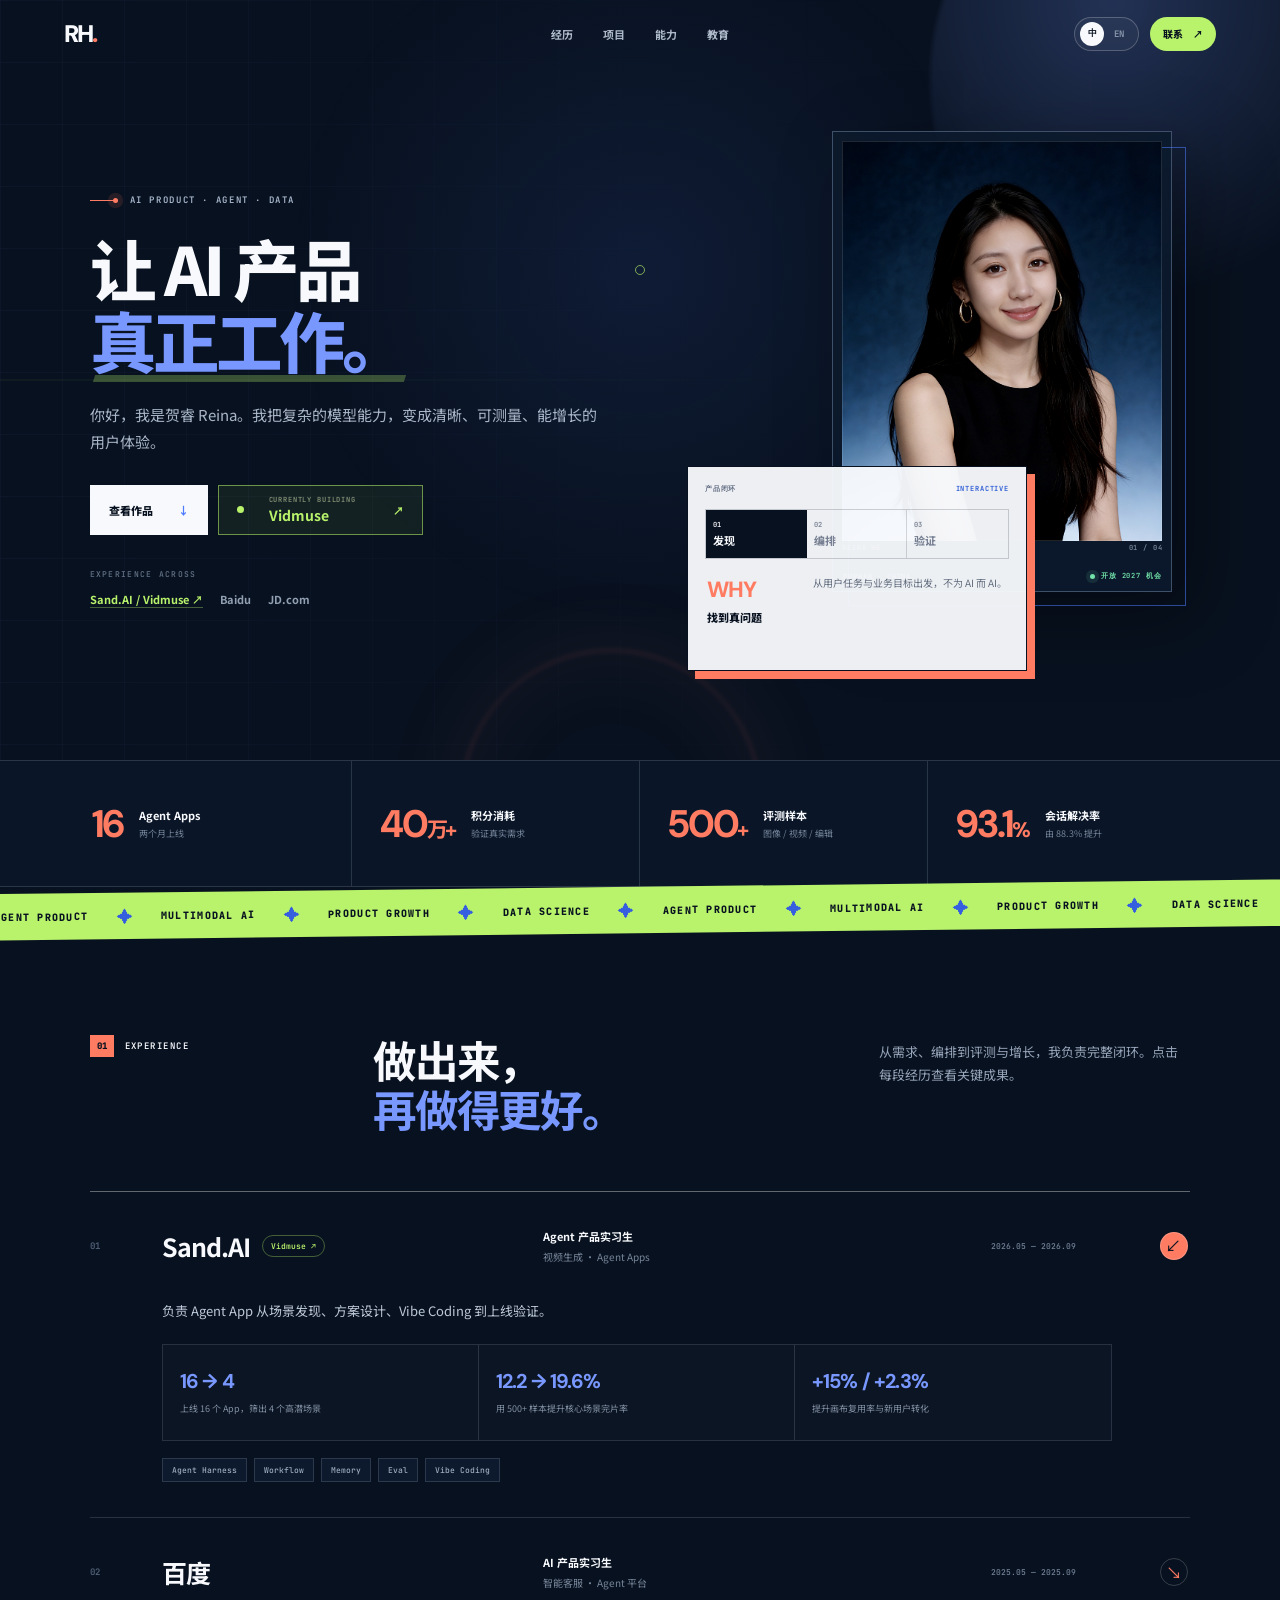
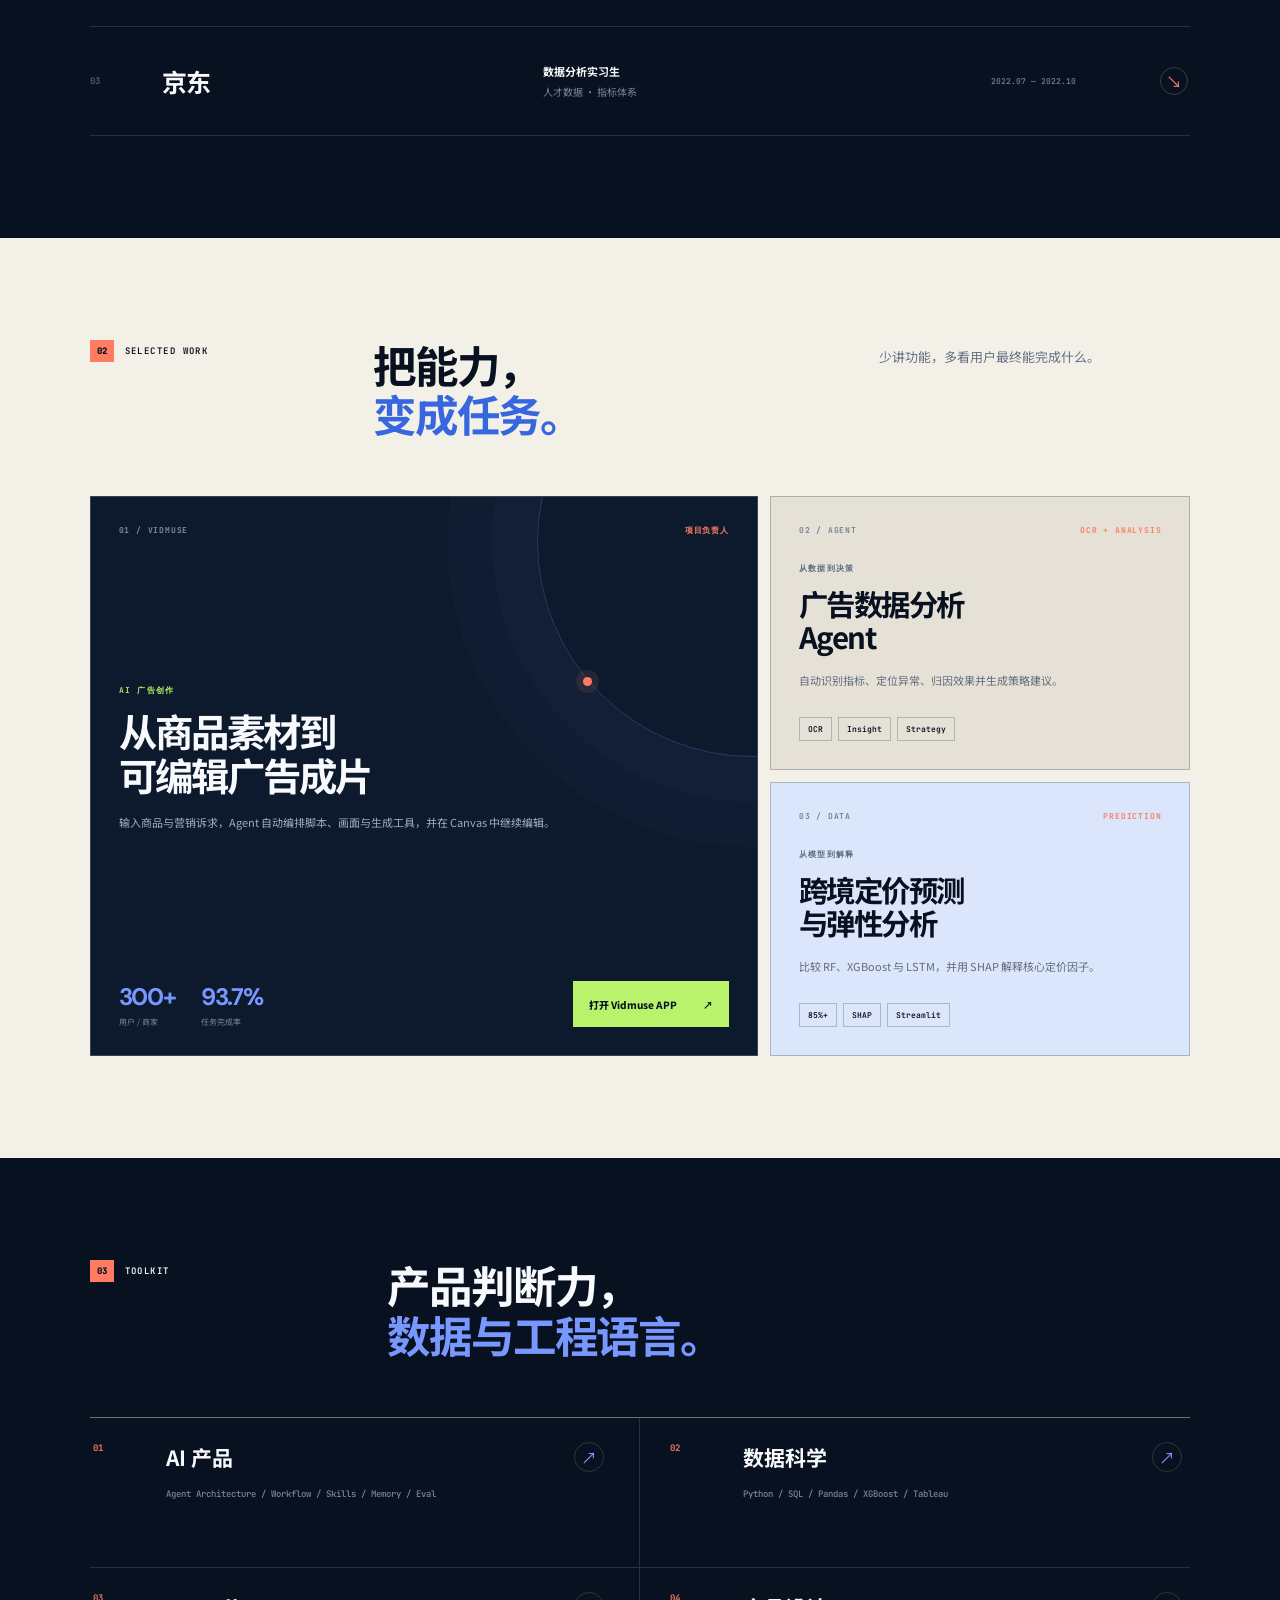
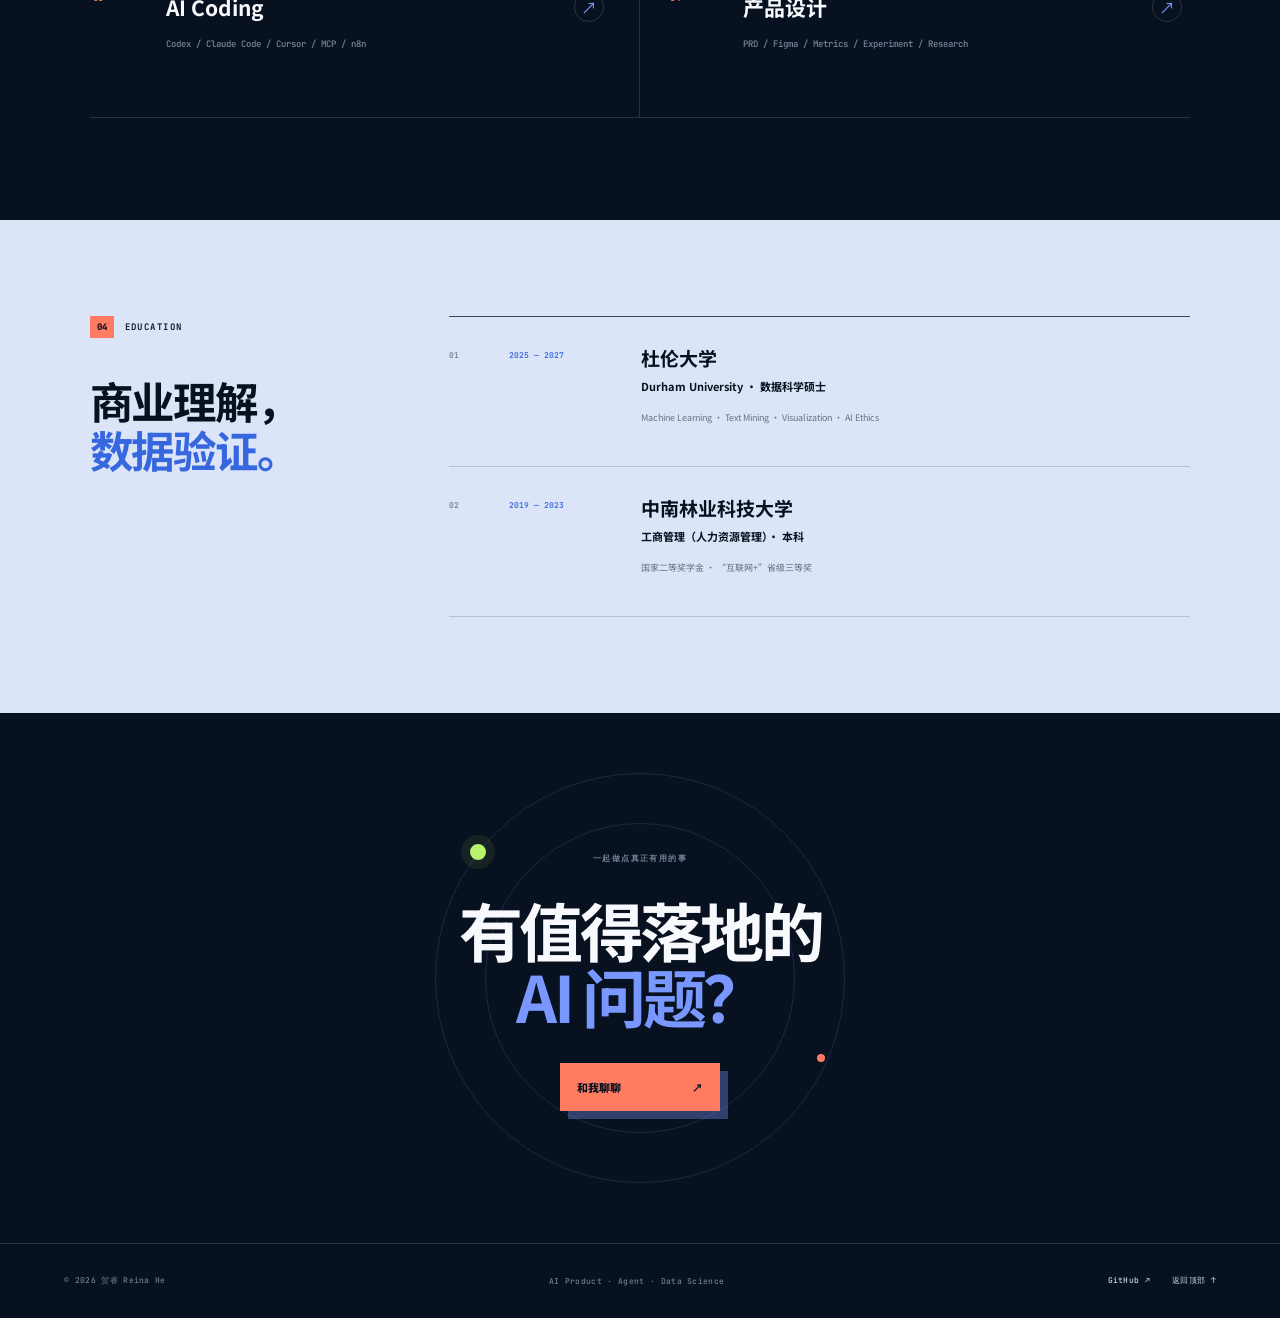
<file: index.html>
<!DOCTYPE html>
<html lang="zh-CN">
<head>
  <meta charset="UTF-8">
  <meta name="viewport" content="width=device-width, initial-scale=1, viewport-fit=cover">
  <meta name="theme-color" content="#08111f">
  <meta name="description" content="贺睿 Reina He 的个人主页：AI 产品、Agent、多模态内容生成与数据科学。">
  <meta property="og:type" content="website">
  <meta property="og:url" content="https://reina-portfolio.pages.dev/">
  <meta property="og:title" content="贺睿 Reina He｜AI Product Manager">
  <meta property="og:description" content="Turning complex AI into products people can use, measure and grow.">
  <meta property="og:image" content="https://reina-portfolio.pages.dev/og-v2.png">
  <meta name="twitter:card" content="summary_large_image">
  <meta name="twitter:title" content="贺睿 Reina He｜AI Product Manager">
  <meta name="twitter:description" content="Turning complex AI into products people can use, measure and grow.">
  <meta name="twitter:image" content="https://reina-portfolio.pages.dev/og-v2.png">
  <title>贺睿 Reina He｜AI Product Manager</title>

  <link rel="preconnect" href="https://fonts.googleapis.com">
  <link rel="preconnect" href="https://fonts.gstatic.com" crossorigin>
  <link href="https://fonts.googleapis.com/css2?family=DM+Sans:wght@400;500;600;700&amp;family=JetBrains+Mono:wght@400;500;600&amp;family=Noto+Sans+SC:wght@400;500;600;700;800&amp;display=swap" rel="stylesheet">
  <link rel="stylesheet" href="css/style.css?v=20260827">
  <script src="js/main.js?v=20260827" defer></script>
</head>
<body>
  <div class="cursor-glow" aria-hidden="true"></div>
  <div class="scroll-progress" aria-hidden="true"><span id="scroll-progress"></span></div>

  <header class="site-header" id="site-header">
    <a class="brand" href="#top" aria-label="返回首页">RH<span>.</span></a>
    <nav class="nav-links" aria-label="主导航">
      <a href="#experience" data-i18n="nav.experience">经历</a>
      <a href="#projects" data-i18n="nav.projects">项目</a>
      <a href="#capabilities" data-i18n="nav.capabilities">能力</a>
      <a href="#education" data-i18n="nav.education">教育</a>
    </nav>
    <div class="header-actions">
      <button class="language-toggle" id="language-toggle" type="button" aria-label="Switch to English"><span>中</span><b>EN</b></button>
      <a class="header-contact" href="mailto:chaosfrey@gmail.com"><span data-i18n="nav.contact">联系</span><i>↗</i></a>
    </div>
  </header>

  <main>
    <section class="hero" id="top">
      <div class="hero-grid" aria-hidden="true"></div>
      <div class="hero-orb hero-orb-one" aria-hidden="true"></div>
      <div class="hero-orb hero-orb-two" aria-hidden="true"></div>

      <div class="hero-copy reveal">
        <div class="eyebrow"><i></i><span data-i18n="hero.eyebrow">AI PRODUCT · AGENT · DATA</span></div>
        <h1 data-i18n-html="hero.title">让 AI 产品<br><span>真正工作。</span></h1>
        <p class="hero-intro" data-i18n="hero.intro">你好，我是贺睿 Reina。我把复杂的模型能力，变成清晰、可测量、能增长的用户体验。</p>

        <div class="hero-actions">
          <a class="button button-primary magnetic" href="#projects"><span data-i18n="hero.work">查看作品</span><i>↓</i></a>
          <a class="button button-vidmuse magnetic" href="https://vidmuse.ai/en/apps" target="_blank" rel="noopener noreferrer">
            <span class="button-pulse" aria-hidden="true"></span>
            <span><small data-i18n="hero.building">CURRENTLY BUILDING</small><b>Vidmuse</b></span><i>↗</i>
          </a>
        </div>

        <div class="company-proof" aria-label="工作经历">
          <span data-i18n="hero.proof">EXPERIENCE ACROSS</span>
          <div><a href="https://vidmuse.ai/en" target="_blank" rel="noopener noreferrer">Sand.AI / Vidmuse ↗</a><b>Baidu</b><b>JD.com</b></div>
        </div>
      </div>

      <div class="hero-visual reveal reveal-delay">
        <div class="portrait-card tilt-card" data-tilt>
          <div class="portrait-frame">
            <img src="portrait.jpg" alt="贺睿 Reina He 的职业肖像">
            <div class="image-scan" aria-hidden="true"></div>
          </div>
          <div class="portrait-topline"><span>REINA HE</span><span>01 / 04</span></div>
          <div class="portrait-bottomline"><span data-i18n="hero.location">DURHAM · CHINA</span><b><i></i><span data-i18n="hero.available">OPEN TO 2027</span></b></div>
        </div>

        <aside class="focus-lab" aria-label="Product thinking interactive card">
          <div class="focus-head"><span data-i18n="focus.label">PRODUCT LOOP</span><b>INTERACTIVE</b></div>
          <div class="focus-tabs" role="tablist" aria-label="Product loop">
            <button class="focus-tab active" type="button" data-step="0" role="tab" aria-selected="true"><span>01</span><b data-i18n="focus.step1">发现</b></button>
            <button class="focus-tab" type="button" data-step="1" role="tab" aria-selected="false"><span>02</span><b data-i18n="focus.step2">编排</b></button>
            <button class="focus-tab" type="button" data-step="2" role="tab" aria-selected="false"><span>03</span><b data-i18n="focus.step3">验证</b></button>
          </div>
          <div class="focus-panel" aria-live="polite">
            <div><strong id="focus-value">WHY</strong><span id="focus-title">找到真问题</span></div>
            <p id="focus-copy">从用户任务与业务目标出发，不为 AI 而 AI。</p>
          </div>
        </aside>
      </div>
    </section>

    <section class="metrics" aria-label="核心成果">
      <article class="reveal"><strong class="metric-value" data-count="16">0</strong><div><b data-i18n="metrics.apps">Agent Apps</b><span data-i18n="metrics.appsSub">两个月上线</span></div></article>
      <article class="reveal"><strong><span class="metric-value" data-count="40">0</span><i data-i18n="metrics.wan">万+</i></strong><div><b data-i18n="metrics.credits">积分消耗</b><span data-i18n="metrics.creditsSub">验证真实需求</span></div></article>
      <article class="reveal"><strong><span class="metric-value" data-count="500">0</span><i>+</i></strong><div><b data-i18n="metrics.samples">评测样本</b><span data-i18n="metrics.samplesSub">图像 / 视频 / 编辑</span></div></article>
      <article class="reveal"><strong><span class="metric-value" data-count="93.1" data-decimals="1">0</span><i>%</i></strong><div><b data-i18n="metrics.resolve">会话解决率</b><span data-i18n="metrics.resolveSub">由 88.3% 提升</span></div></article>
    </section>

    <div class="marquee" aria-hidden="true">
      <div><span>AGENT PRODUCT</span><i>✦</i><span>MULTIMODAL AI</span><i>✦</i><span>PRODUCT GROWTH</span><i>✦</i><span>DATA SCIENCE</span><i>✦</i><span>AGENT PRODUCT</span><i>✦</i><span>MULTIMODAL AI</span><i>✦</i><span>PRODUCT GROWTH</span><i>✦</i><span>DATA SCIENCE</span><i>✦</i></div>
    </div>

    <section class="section experience" id="experience">
      <div class="section-heading reveal">
        <div class="section-kicker"><span>01</span> EXPERIENCE</div>
        <h2 data-i18n-html="experience.title">做出来，<br><span>再做得更好。</span></h2>
        <p data-i18n="experience.intro">从需求、编排到评测与增长，我负责完整闭环。点击每段经历查看关键成果。</p>
      </div>

      <div class="experience-list">
        <details class="experience-item reveal" open>
          <summary>
            <div class="experience-index">01</div>
            <div class="experience-company"><h3>Sand.AI</h3><a href="https://vidmuse.ai/en" target="_blank" rel="noopener noreferrer" onclick="event.stopPropagation()">Vidmuse ↗</a></div>
            <div class="experience-role"><b data-i18n="experience.sandRole">Agent 产品实习生</b><span data-i18n="experience.sandArea">视频生成 · Agent Apps</span></div>
            <time>2026.05 — 2026.09</time>
            <span class="experience-arrow">↘</span>
          </summary>
          <div class="experience-panel">
            <p data-i18n="experience.sandSummary">负责 Agent App 从场景发现、方案设计、Vibe Coding 到上线验证。</p>
            <div class="achievement-grid">
              <article><strong>16 → 4</strong><span data-i18n="experience.sandA1">上线 16 个 App，筛出 4 个高潜场景</span></article>
              <article><strong>12.2 → 19.6%</strong><span data-i18n="experience.sandA2">用 500+ 样本提升核心场景完片率</span></article>
              <article><strong>+15% / +2.3%</strong><span data-i18n="experience.sandA3">提升画布复用率与新用户转化</span></article>
            </div>
            <div class="tags"><span>Agent Harness</span><span>Workflow</span><span>Memory</span><span>Eval</span><span>Vibe Coding</span></div>
          </div>
        </details>

        <details class="experience-item reveal">
          <summary>
            <div class="experience-index">02</div>
            <div class="experience-company"><h3 data-i18n="experience.baidu">百度</h3></div>
            <div class="experience-role"><b data-i18n="experience.baiduRole">AI 产品实习生</b><span data-i18n="experience.baiduArea">智能客服 · Agent 平台</span></div>
            <time>2025.05 — 2025.09</time>
            <span class="experience-arrow">↘</span>
          </summary>
          <div class="experience-panel">
            <p data-i18n="experience.baiduSummary">负责企业级 Agent 平台体验与金融客服多 Agent 方案。</p>
            <div class="achievement-grid two">
              <article><strong>65%</strong><span data-i18n="experience.baiduA1">覆盖贷款、还款、理财核心咨询</span></article>
              <article><strong>88.3 → 93.1%</strong><span data-i18n="experience.baiduA2">通过路由、RAG 与兜底提升解决率</span></article>
            </div>
            <div class="tags"><span>Multi-Agent</span><span>RAG</span><span>Routing</span><span>Observability</span></div>
          </div>
        </details>

        <details class="experience-item reveal">
          <summary>
            <div class="experience-index">03</div>
            <div class="experience-company"><h3 data-i18n="experience.jd">京东</h3></div>
            <div class="experience-role"><b data-i18n="experience.jdRole">数据分析实习生</b><span data-i18n="experience.jdArea">人才数据 · 指标体系</span></div>
            <time>2022.07 — 2022.10</time>
            <span class="experience-arrow">↘</span>
          </summary>
          <div class="experience-panel">
            <p data-i18n="experience.jdSummary">整合多源人才数据，建立统一口径与周期性分析。</p>
            <div class="achievement-grid two">
              <article><strong>4×</strong><span data-i18n="experience.jdA1">打通岗位、绩效、潜力与培养记录</span></article>
              <article><strong>1 LOOP</strong><span data-i18n="experience.jdA2">用行为与问卷数据形成问题归因闭环</span></article>
            </div>
            <div class="tags"><span>Data Governance</span><span>Metrics</span><span>Business Analysis</span></div>
          </div>
        </details>
      </div>
    </section>

    <section class="section projects" id="projects">
      <div class="section-heading reveal">
        <div class="section-kicker"><span>02</span> SELECTED WORK</div>
        <h2 data-i18n-html="projects.title">把能力，<br><span>变成任务。</span></h2>
        <p data-i18n="projects.intro">少讲功能，多看用户最终能完成什么。</p>
      </div>

      <div class="project-grid">
        <article class="project-card project-featured reveal" data-tilt>
          <div class="project-top"><span>01 / VIDMUSE</span><b data-i18n="projects.owner">PRODUCT OWNER</b></div>
          <div class="project-body">
            <p class="project-label" data-i18n="projects.featuredLabel">AI AD CREATION</p>
            <h3 data-i18n-html="projects.featuredTitle">从商品素材到<br>可编辑广告成片</h3>
            <p data-i18n="projects.featuredCopy">输入商品与营销诉求，Agent 自动编排脚本、画面与生成工具，并在 Canvas 中继续编辑。</p>
          </div>
          <div class="project-bottom">
            <div><span>300+</span><small data-i18n="projects.users">用户 / 商家</small></div>
            <div><span>93.7%</span><small data-i18n="projects.complete">任务完成率</small></div>
            <a class="project-link magnetic" href="https://vidmuse.ai/en/apps" target="_blank" rel="noopener noreferrer"><span data-i18n="projects.open">打开 Vidmuse APP</span><i>↗</i></a>
          </div>
          <div class="project-orbit" aria-hidden="true"><i></i></div>
        </article>

        <article class="project-card project-compact reveal" data-tilt>
          <div class="project-top"><span>02 / AGENT</span><b>OCR + ANALYSIS</b></div>
          <div class="project-body"><p class="project-label" data-i18n="projects.adLabel">DATA TO DECISION</p><h3 data-i18n-html="projects.adTitle">广告数据分析<br>Agent</h3><p data-i18n="projects.adCopy">自动识别指标、定位异常、归因效果并生成策略建议。</p></div>
          <div class="project-tags"><span>OCR</span><span>Insight</span><span>Strategy</span></div>
        </article>

        <article class="project-card project-compact project-light reveal" data-tilt>
          <div class="project-top"><span>03 / DATA</span><b>PREDICTION</b></div>
          <div class="project-body"><p class="project-label" data-i18n="projects.priceLabel">MODEL TO EXPLANATION</p><h3 data-i18n-html="projects.priceTitle">跨境定价预测<br>与弹性分析</h3><p data-i18n="projects.priceCopy">比较 RF、XGBoost 与 LSTM，并用 SHAP 解释核心定价因子。</p></div>
          <div class="project-tags"><span>85%+</span><span>SHAP</span><span>Streamlit</span></div>
        </article>
      </div>
    </section>

    <section class="section capabilities" id="capabilities">
      <div class="section-heading compact reveal">
        <div class="section-kicker"><span>03</span> TOOLKIT</div>
        <h2 data-i18n-html="capabilities.title">产品判断力，<br><span>数据与工程语言。</span></h2>
      </div>
      <div class="capability-grid">
        <article class="capability-card reveal"><span>01</span><div><h3 data-i18n="capabilities.ai">AI 产品</h3><p>Agent Architecture / Workflow / Skills / Memory / Eval</p></div><i>↗</i></article>
        <article class="capability-card reveal"><span>02</span><div><h3 data-i18n="capabilities.data">数据科学</h3><p>Python / SQL / Pandas / XGBoost / Tableau</p></div><i>↗</i></article>
        <article class="capability-card reveal"><span>03</span><div><h3 data-i18n="capabilities.coding">AI Coding</h3><p>Codex / Claude Code / Cursor / MCP / n8n</p></div><i>↗</i></article>
        <article class="capability-card reveal"><span>04</span><div><h3 data-i18n="capabilities.design">产品设计</h3><p>PRD / Figma / Metrics / Experiment / Research</p></div><i>↗</i></article>
      </div>
    </section>

    <section class="education" id="education">
      <div class="education-heading reveal"><div class="section-kicker"><span>04</span> EDUCATION</div><h2 data-i18n-html="education.title">商业理解，<br><span>数据验证。</span></h2></div>
      <div class="education-list">
        <article class="reveal"><span class="school-no">01</span><time>2025 — 2027</time><div><h3 data-i18n="education.durham">杜伦大学</h3><p>Durham University · <span data-i18n="education.master">数据科学硕士</span></p><small>Machine Learning · Text Mining · Visualization · AI Ethics</small></div></article>
        <article class="reveal"><span class="school-no">02</span><time>2019 — 2023</time><div><h3 data-i18n="education.csuft">中南林业科技大学</h3><p data-i18n="education.bachelor">工商管理（人力资源管理）· 本科</p><small data-i18n="education.awards">国家二等奖学金 · “互联网+”省级三等奖</small></div></article>
      </div>
    </section>

    <section class="contact" id="contact">
      <div class="contact-rings" aria-hidden="true"><i></i><i></i><i></i></div>
      <p data-i18n="contact.label">LET'S BUILD SOMETHING USEFUL</p>
      <h2 data-i18n-html="contact.title">有值得落地的<br><span>AI 问题？</span></h2>
      <a class="magnetic" href="mailto:chaosfrey@gmail.com"><span data-i18n="contact.action">和我聊聊</span><i>↗</i></a>
    </section>
  </main>

  <footer>
    <span>© <span id="year">2026</span> 贺睿 Reina He</span>
    <span>AI Product · Agent · Data Science</span>
    <div><a href="https://github.com/chaosfrey-arch" target="_blank" rel="noreferrer">GitHub ↗</a><a href="#top" data-i18n="footer.top">返回顶部 ↑</a></div>
  </footer>
</body>
</html>
</file>
<file: css/style.css>
:root {
  --ink: #08111f;
  --ink-2: #0d1a2d;
  --ink-3: #142641;
  --paper: #f3f0e8;
  --white: #f7f9fc;
  --muted: #96a5ba;
  --line: rgba(202, 217, 239, .16);
  --blue: #7898ff;
  --blue-bright: #4d7cff;
  --coral: #ff7c63;
  --lime: #b8f36b;
  --green: #72e3aa;
  --font-sans: "DM Sans", "Noto Sans SC", sans-serif;
  --font-zh: "Noto Sans SC", "DM Sans", sans-serif;
  --font-mono: "JetBrains Mono", monospace;
  --mx: 50vw;
  --my: 30vh;
}

* { box-sizing: border-box; }
html { scroll-behavior: smooth; }
body { margin: 0; background: var(--ink); color: var(--white); font-family: var(--font-zh); overflow-x: hidden; }
body::before { content: ""; position: fixed; inset: 0; pointer-events: none; opacity: .16; background-image: radial-gradient(rgba(180,202,237,.45) .65px, transparent .65px); background-size: 24px 24px; z-index: -2; }
body::after { content: ""; position: fixed; inset: 0; pointer-events: none; background: radial-gradient(520px circle at var(--mx) var(--my), rgba(80,125,255,.10), transparent 68%); z-index: -1; }
img { max-width: 100%; display: block; }
a { color: inherit; text-decoration: none; }
button { color: inherit; font: inherit; }
summary { list-style: none; }
summary::-webkit-details-marker { display: none; }
::selection { background: var(--coral); color: var(--ink); }
:focus-visible { outline: 2px solid var(--coral); outline-offset: 4px; }

.cursor-glow { width: 10px; height: 10px; position: fixed; left: var(--mx); top: var(--my); border: 1px solid rgba(184,243,107,.65); border-radius: 50%; pointer-events: none; z-index: 250; transform: translate(-50%,-50%); transition: width .2s ease, height .2s ease, opacity .2s ease; }
body:has(a:hover, button:hover) .cursor-glow { width: 34px; height: 34px; opacity: .55; }
.scroll-progress { position: fixed; top: 0; left: 0; width: 100%; height: 2px; z-index: 300; }
.scroll-progress span { display: block; height: 100%; width: 0; background: linear-gradient(90deg, var(--blue-bright), var(--coral), var(--lime)); }

.site-header { height: 68px; padding: 0 5vw; display: grid; grid-template-columns: 1fr auto 1fr; align-items: center; position: fixed; top: 0; left: 0; width: 100%; z-index: 100; border-bottom: 1px solid transparent; transition: background .25s ease, border-color .25s ease, height .25s ease; }
.site-header.scrolled { height: 60px; background: rgba(8,17,31,.82); border-color: var(--line); backdrop-filter: blur(22px); }
.brand { width: fit-content; font: 900 24px var(--font-sans); letter-spacing: -.08em; }
.brand span { color: var(--coral); }
.nav-links { display: flex; gap: 30px; font-size: 11px; font-weight: 700; }
.nav-links a { color: #aeb9c9; position: relative; transition: color .2s ease; }
.nav-links a::after { content: ""; height: 1px; position: absolute; left: 0; right: 100%; bottom: -8px; background: var(--lime); transition: right .25s ease; }
.nav-links a:hover, .nav-links a.active { color: var(--white); }
.nav-links a:hover::after, .nav-links a.active::after { right: 0; }
.header-actions { justify-self: end; display: flex; align-items: center; gap: 11px; }
.language-toggle { height: 34px; padding: 0 5px; display: grid; grid-template-columns: 25px 28px; align-items: center; border: 1px solid rgba(255,255,255,.22); border-radius: 18px; background: rgba(255,255,255,.04); cursor: pointer; font: 700 9px var(--font-mono); }
.language-toggle span { width: 24px; height: 24px; display: grid; place-items: center; border-radius: 50%; background: var(--white); color: var(--ink); transition: transform .25s ease; }
.language-toggle b { text-align: center; color: #8796aa; }
html[lang="en"] .language-toggle span { transform: translateX(28px); }
html[lang="en"] .language-toggle b { transform: translateX(-24px); color: var(--white); }
.header-contact { height: 34px; padding: 0 13px; display: inline-flex; align-items: center; gap: 10px; border-radius: 18px; background: var(--lime); color: var(--ink); font-size: 10px; font-weight: 800; }
.header-contact i { font-style: normal; }

.hero { min-height: 760px; padding: 118px 7vw 76px; display: grid; grid-template-columns: minmax(0,1.02fr) minmax(390px,.98fr); gap: clamp(50px,7vw,120px); align-items: center; position: relative; overflow: hidden; isolation: isolate; }
.hero-grid { position: absolute; inset: 0; opacity: .16; background-image: linear-gradient(rgba(120,152,255,.28) 1px, transparent 1px), linear-gradient(90deg, rgba(120,152,255,.28) 1px, transparent 1px); background-size: 62px 62px; mask-image: linear-gradient(to right, black, transparent 72%); animation: grid-shift 22s linear infinite; }
.hero-grid::after { content: ""; position: absolute; inset: 0; background: linear-gradient(to bottom, transparent 49.8%, rgba(184,243,107,.42) 50%, transparent 50.2%); animation: scan 7s ease-in-out infinite; }
.hero-orb { position: absolute; border-radius: 50%; filter: blur(2px); z-index: -1; }
.hero-orb-one { width: 520px; height: 520px; right: -170px; top: -180px; background: radial-gradient(circle at 35% 35%, rgba(120,152,255,.24), transparent 64%); animation: drift 11s ease-in-out infinite alternate; }
.hero-orb-two { width: 300px; height: 300px; left: 36%; bottom: -190px; border: 1px solid rgba(255,124,99,.28); box-shadow: 0 0 90px rgba(255,124,99,.08), inset 0 0 90px rgba(255,124,99,.06); animation: drift 8s ease-in-out infinite alternate-reverse; }
.hero-copy, .hero-visual { position: relative; z-index: 2; }
.eyebrow { display: flex; align-items: center; gap: 12px; margin-bottom: 25px; color: #aab9cf; font: 600 9px/1.4 var(--font-mono); letter-spacing: .18em; }
.eyebrow i { width: 28px; height: 1px; background: var(--coral); position: relative; }
.eyebrow i::after { content: ""; width: 5px; height: 5px; position: absolute; right: 0; top: -2px; border-radius: 50%; background: var(--coral); box-shadow: 0 0 0 5px rgba(255,124,99,.12); }
.hero h1 { max-width: 700px; margin: 0; font-size: clamp(44px,5.2vw,72px); line-height: 1.08; letter-spacing: -.06em; font-weight: 800; }
.hero h1 span { color: var(--blue); position: relative; }
.hero h1 span::after { content: ""; height: 7px; position: absolute; left: 4px; right: 0; bottom: 5px; background: rgba(184,243,107,.28); z-index: -1; transform: skewX(-18deg); }
.hero-intro { max-width: 580px; margin: 25px 0 30px; color: #a9b6c8; font-size: 15px; line-height: 1.8; }
.hero-actions { display: flex; gap: 10px; flex-wrap: wrap; }
.button { min-height: 50px; padding: 0 18px; border: 1px solid rgba(255,255,255,.2); display: inline-flex; align-items: center; justify-content: center; gap: 25px; font-size: 11px; font-weight: 800; position: relative; overflow: hidden; transition: transform .2s ease, box-shadow .2s ease, border-color .2s ease; }
.button::before { content: ""; position: absolute; inset: 0; background: linear-gradient(120deg, transparent 20%, rgba(255,255,255,.22), transparent 80%); transform: translateX(-130%); transition: transform .55s ease; }
.button:hover::before { transform: translateX(130%); }
.button:hover { transform: translateY(-2px); border-color: var(--coral); }
.button i { font-style: normal; }
.button-primary { background: var(--white); color: var(--ink); border-color: var(--white); }
.button-primary i { color: var(--blue-bright); }
.button-vidmuse { min-width: 205px; justify-content: flex-start; background: rgba(184,243,107,.07); border-color: rgba(184,243,107,.55); }
.button-vidmuse > span:nth-child(2) { display: grid; gap: 1px; text-align: left; }
.button-vidmuse small { color: #849276; font: 600 7px var(--font-mono); letter-spacing: .12em; }
.button-vidmuse b { color: var(--lime); font-size: 14px; }
.button-vidmuse > i { margin-left: auto; color: var(--lime); }
.button-pulse { width: 7px; height: 7px; flex: 0 0 7px; border-radius: 50%; background: var(--lime); box-shadow: 0 0 0 0 rgba(184,243,107,.5); animation: pulse 2s infinite; }
.company-proof { margin-top: 34px; display: grid; gap: 12px; }
.company-proof > span { color: #5f6e82; font: 600 8px var(--font-mono); letter-spacing: .16em; }
.company-proof > div { display: flex; align-items: center; gap: 17px; flex-wrap: wrap; }
.company-proof a, .company-proof b { font-size: 11px; font-weight: 700; }
.company-proof a { color: var(--lime); border-bottom: 1px solid rgba(184,243,107,.35); }
.company-proof b { color: #919fb2; }

.hero-visual { max-width: 500px; justify-self: center; width: 100%; min-height: 540px; }
.portrait-card { width: min(340px,72vw); position: absolute; right: 18px; top: 0; padding: 9px; background: rgba(13,26,45,.9); border: 1px solid rgba(157,180,218,.35); box-shadow: 25px 25px 70px rgba(0,0,0,.34); transform-style: preserve-3d; transition: transform .18s ease-out; }
.portrait-card::before { content: ""; position: absolute; inset: 15px -15px -15px 15px; border: 1px solid var(--blue-bright); opacity: .55; z-index: -1; }
.portrait-frame { position: relative; overflow: hidden; }
.portrait-frame img { width: 100%; aspect-ratio: 4/5; object-fit: cover; object-position: center 24%; filter: saturate(.75) contrast(1.07); transition: filter .5s ease, transform .8s cubic-bezier(.16,1,.3,1); }
.portrait-card:hover img { filter: saturate(.98) contrast(1.02); transform: scale(1.025); }
.portrait-frame::after { content: ""; position: absolute; inset: 0; box-shadow: inset 0 0 0 1px rgba(255,255,255,.13); pointer-events: none; }
.image-scan { position: absolute; left: 0; right: 0; top: -30%; height: 16%; background: linear-gradient(to bottom, transparent, rgba(184,243,107,.12), transparent); animation: image-scan 5.2s ease-in-out infinite; }
.portrait-topline, .portrait-bottomline { display: flex; align-items: center; justify-content: space-between; gap: 12px; font: 600 7px var(--font-mono); letter-spacing: .12em; }
.portrait-topline { padding: 2px 0 9px; color: #77869b; }
.portrait-bottomline { padding: 10px 1px 1px; color: #8d9aab; }
.portrait-bottomline b { display: flex; align-items: center; gap: 6px; color: var(--green); font-weight: 600; }
.portrait-bottomline i { width: 5px; height: 5px; border-radius: 50%; background: var(--green); box-shadow: 0 0 0 4px rgba(114,227,170,.11); }

.focus-lab { width: min(340px,82vw); position: absolute; left: -8px; bottom: 0; padding: 17px; background: rgba(247,249,252,.96); color: var(--ink); border: 1px solid var(--ink); box-shadow: 8px 8px 0 var(--coral); z-index: 4; }
.focus-head { display: flex; justify-content: space-between; color: #667085; font: 700 7px var(--font-mono); letter-spacing: .12em; }
.focus-head b { color: #3260d7; }
.focus-tabs { display: grid; grid-template-columns: repeat(3,1fr); margin-top: 15px; border: 1px solid rgba(8,17,31,.18); }
.focus-tab { min-height: 48px; padding: 7px; display: grid; align-content: center; gap: 3px; border: 0; border-right: 1px solid rgba(8,17,31,.16); background: transparent; color: #778092; text-align: left; cursor: pointer; transition: background .2s ease, color .2s ease; }
.focus-tab:last-child { border-right: 0; }
.focus-tab span { font: 600 7px var(--font-mono); }
.focus-tab b { font-size: 11px; }
.focus-tab.active { background: var(--ink); color: var(--white); }
.focus-panel { min-height: 94px; padding: 16px 2px 0; display: grid; grid-template-columns: 92px 1fr; gap: 14px; align-items: start; }
.focus-panel > div { display: grid; gap: 5px; }
.focus-panel strong { color: var(--coral); font: 800 22px var(--font-sans); letter-spacing: -.05em; }
.focus-panel span { font-size: 11px; font-weight: 800; }
.focus-panel p { margin: 0; color: #626d7e; font-size: 10px; line-height: 1.65; }
.focus-panel.is-changing { animation: panel-swap .35s ease; }

.metrics { display: grid; grid-template-columns: repeat(4,1fr); padding: 0 5vw; border-top: 1px solid var(--line); border-bottom: 1px solid var(--line); background: rgba(13,26,45,.68); }
.metrics article { min-height: 125px; padding: 22px 2.2vw; border-right: 1px solid var(--line); display: flex; align-items: center; gap: 16px; position: relative; overflow: hidden; }
.metrics article:last-child { border-right: 0; }
.metrics article::after { content: ""; width: 70px; height: 70px; position: absolute; right: -70px; bottom: -70px; border-radius: 50%; background: var(--blue-bright); opacity: .12; transition: transform .45s cubic-bezier(.16,1,.3,1); }
.metrics article:hover::after { transform: translate(-55px,-55px) scale(2.5); }
.metrics strong { min-width: fit-content; color: var(--coral); font: 700 clamp(30px,3vw,46px) var(--font-sans); letter-spacing: -.06em; position: relative; z-index: 1; }
.metrics strong i { color: inherit; font-size: .55em; font-style: normal; }
.metrics div { display: grid; gap: 4px; position: relative; z-index: 1; }
.metrics b { font-size: 11px; }
.metrics span { color: #748399; font-size: 9px; }
.metrics strong span { color: inherit; font-size: inherit; }

.marquee { padding: 11px 0; overflow: hidden; background: var(--lime); color: var(--ink); transform: rotate(-.65deg) scale(1.01); }
.marquee div { width: max-content; display: flex; align-items: center; gap: 28px; animation: marquee 24s linear infinite; }
.marquee span { font: 800 10px var(--font-mono); letter-spacing: .12em; }
.marquee i { color: #365fe0; font-style: normal; }

.section { padding: 102px 7vw; }
.section-heading { display: grid; grid-template-columns: .62fr 1.25fr .88fr; gap: 5vw; align-items: start; margin-bottom: 58px; }
.section-kicker { display: flex; align-items: center; gap: 11px; font: 600 9px var(--font-mono); letter-spacing: .16em; }
.section-kicker span { padding: 5px 7px; background: var(--coral); color: var(--ink); font-weight: 800; letter-spacing: 0; }
.section-heading h2, .education-heading h2 { margin: 0; font-size: clamp(34px,3.4vw,52px); line-height: 1.13; letter-spacing: -.05em; }
.section-heading h2 span, .education-heading h2 span { color: var(--blue); }
.section-heading > p { margin: 5px 0 0; color: var(--muted); font-size: 13px; line-height: 1.8; }

.experience-list { border-top: 1px solid rgba(255,255,255,.36); }
.experience-item { border-bottom: 1px solid var(--line); }
.experience-item summary { min-height: 108px; padding: 24px 0; display: grid; grid-template-columns: 48px 1.05fr 1.25fr 145px 30px; gap: 24px; align-items: center; cursor: pointer; transition: background .25s ease, padding .25s ease; }
.experience-item summary:hover { padding-left: 12px; padding-right: 12px; background: rgba(255,255,255,.025); }
.experience-index { color: #52627a; font: 600 9px var(--font-mono); }
.experience-company { display: flex; align-items: center; gap: 12px; }
.experience-company h3 { margin: 0; font-size: 25px; letter-spacing: -.04em; }
.experience-company a { padding: 5px 8px; border: 1px solid rgba(184,243,107,.35); border-radius: 14px; color: var(--lime); font: 600 8px var(--font-mono); transition: background .2s ease, color .2s ease; }
.experience-company a:hover { background: var(--lime); color: var(--ink); }
.experience-role { display: grid; gap: 5px; }
.experience-role b { font-size: 11px; }
.experience-role span { color: #78879b; font-size: 10px; }
.experience-item time { color: #74849a; font: 500 8px var(--font-mono); }
.experience-arrow { width: 28px; height: 28px; display: grid; place-items: center; border: 1px solid rgba(255,255,255,.19); border-radius: 50%; color: var(--coral); transition: transform .3s ease, background .3s ease; }
.experience-item[open] .experience-arrow { transform: rotate(90deg); background: var(--coral); color: var(--ink); }
.experience-panel { padding: 0 0 35px 72px; }
.experience-panel > p { max-width: 730px; margin: 0 0 21px; color: #bcc8d8; font-size: 13px; line-height: 1.75; }
.achievement-grid { max-width: 950px; display: grid; grid-template-columns: repeat(3,1fr); border: 1px solid var(--line); }
.achievement-grid.two { grid-template-columns: repeat(2,1fr); }
.achievement-grid article { min-height: 95px; padding: 17px; display: grid; align-content: center; gap: 8px; border-right: 1px solid var(--line); background: rgba(255,255,255,.018); }
.achievement-grid article:last-child { border-right: 0; }
.achievement-grid strong { color: var(--blue); font: 700 20px var(--font-sans); letter-spacing: -.04em; }
.achievement-grid span { color: #8391a5; font-size: 9px; line-height: 1.6; }
.tags { display: flex; flex-wrap: wrap; gap: 7px; margin-top: 17px; }
.tags span { padding: 6px 9px; background: var(--ink-2); border: 1px solid var(--line); color: #9eacc0; font: 500 8px var(--font-mono); }

.projects { background: var(--paper); color: var(--ink); }
.projects .section-heading h2 span { color: #3767df; }
.projects .section-heading > p { color: #667085; }
.project-grid { display: grid; grid-template-columns: 1.35fr .85fr; grid-template-rows: repeat(2,minmax(260px,1fr)); gap: 12px; perspective: 1200px; }
.project-card { min-height: 0; padding: 28px; display: flex; flex-direction: column; position: relative; overflow: hidden; border: 1px solid rgba(8,17,31,.24); background: #e6e1d6; transform-style: preserve-3d; transition: transform .18s ease-out, box-shadow .35s ease, border-color .35s ease; }
.project-card:hover { border-color: var(--blue-bright); box-shadow: 0 22px 55px rgba(8,17,31,.12); }
.project-featured { grid-row: 1 / 3; min-height: 560px; background: var(--ink-2); color: var(--white); border-color: rgba(255,255,255,.18); }
.project-compact { min-height: 274px; }
.project-light { background: #dbe5fb; }
.project-top { display: flex; justify-content: space-between; gap: 20px; color: #717d8d; font: 600 8px var(--font-mono); letter-spacing: .1em; position: relative; z-index: 2; }
.project-featured .project-top { color: #8593a8; }
.project-top b { color: var(--coral); }
.project-body { margin: auto 0; position: relative; z-index: 2; transform: translateZ(18px); }
.project-label { margin: 0 0 13px; color: #5b6a7d; font: 600 8px var(--font-mono); letter-spacing: .16em; }
.project-featured .project-label { color: var(--lime); }
.project-card h3 { margin: 0 0 17px; font-size: clamp(27px,3vw,43px); line-height: 1.13; letter-spacing: -.05em; }
.project-compact h3 { font-size: clamp(25px,2.3vw,34px); }
.project-body > p:last-child { max-width: 610px; margin: 0; color: #626d7d; font-size: 11px; line-height: 1.75; }
.project-featured .project-body > p:last-child { color: #9dacbf; }
.project-bottom { display: grid; grid-template-columns: auto auto 1fr; gap: 25px; align-items: end; position: relative; z-index: 3; }
.project-bottom > div { display: grid; gap: 4px; }
.project-bottom > div span { color: var(--blue); font: 700 24px var(--font-sans); letter-spacing: -.05em; }
.project-bottom small { color: #76859a; font-size: 8px; }
.project-link { min-height: 46px; justify-self: end; padding: 0 16px; display: inline-flex; align-items: center; gap: 26px; background: var(--lime); color: var(--ink); font-size: 10px; font-weight: 800; }
.project-link i { font-style: normal; }
.project-tags { display: flex; flex-wrap: wrap; gap: 6px; position: relative; z-index: 2; }
.project-tags span { padding: 6px 8px; border: 1px solid rgba(8,17,31,.22); font: 600 8px var(--font-mono); }
.project-orbit { width: 430px; height: 430px; position: absolute; right: -210px; top: -170px; border: 1px solid rgba(120,152,255,.25); border-radius: 50%; box-shadow: 0 0 0 45px rgba(120,152,255,.025), 0 0 0 90px rgba(120,152,255,.018); animation: rotate 15s linear infinite; }
.project-orbit i { width: 9px; height: 9px; position: absolute; left: 45px; bottom: 70px; border-radius: 50%; background: var(--coral); box-shadow: 0 0 0 7px rgba(255,124,99,.11); }

.section-heading.compact { grid-template-columns: .62fr 2.13fr; }
.capability-grid { display: grid; grid-template-columns: repeat(2,1fr); border-top: 1px solid rgba(255,255,255,.4); }
.capability-card { min-height: 150px; padding: 24px 3px; display: grid; grid-template-columns: 55px 1fr 35px; gap: 18px; align-items: start; border-bottom: 1px solid var(--line); transition: padding .28s ease, background .28s ease; }
.capability-card:nth-child(odd) { padding-right: 30px; border-right: 1px solid var(--line); }
.capability-card:nth-child(even) { padding-left: 30px; }
.capability-card:hover { padding-left: 18px; background: rgba(255,255,255,.025); }
.capability-card:nth-child(even):hover { padding-left: 45px; }
.capability-card > span { color: var(--coral); font: 600 9px var(--font-mono); }
.capability-card h3 { margin: 0 0 14px; font-size: 21px; }
.capability-card p { max-width: 430px; margin: 0; color: #77869b; font: 500 9px/1.8 var(--font-mono); }
.capability-card > i { width: 30px; height: 30px; display: grid; place-items: center; border: 1px solid rgba(255,255,255,.15); border-radius: 50%; color: var(--blue); font-style: normal; transition: background .25s ease, color .25s ease; }
.capability-card:hover > i { background: var(--blue); color: var(--ink); }

.education { padding: 96px 7vw; display: grid; grid-template-columns: .8fr 2.2fr; gap: 7vw; background: #dce5f7; color: var(--ink); }
.education-heading h2 { margin-top: 38px; }
.education-heading h2 span { color: #3767df; }
.education-list { border-top: 1px solid rgba(8,17,31,.75); }
.education-list article { min-height: 150px; padding: 27px 0; display: grid; grid-template-columns: 38px 110px 1fr; gap: 22px; align-items: start; border-bottom: 1px solid rgba(8,17,31,.17); transition: padding-left .25s ease; }
.education-list article:hover { padding-left: 10px; }
.school-no { color: #70809a; font: 600 8px var(--font-mono); padding-top: 6px; }
.education-list time { color: #3767df; font: 600 8px var(--font-mono); padding-top: 6px; }
.education-list h3 { margin: 0 0 7px; font-size: 19px; }
.education-list p { margin: 0 0 8px; font-size: 11px; font-weight: 700; }
.education-list small { color: #657288; font-size: 9px; }

.contact { min-height: 530px; padding: 95px 7vw; display: flex; flex-direction: column; align-items: center; justify-content: center; text-align: center; position: relative; overflow: hidden; }
.contact-rings, .contact-rings i { position: absolute; border: 1px solid rgba(120,152,255,.18); border-radius: 50%; }
.contact-rings { width: 410px; height: 410px; animation: rotate 18s linear infinite; }
.contact-rings i:nth-child(1) { width: 16px; height: 16px; left: 34px; top: 70px; background: var(--lime); border: 5px solid var(--lime); box-shadow: 0 0 0 9px rgba(184,243,107,.08); }
.contact-rings i:nth-child(2) { width: 310px; height: 310px; left: 49px; top: 49px; }
.contact-rings i:nth-child(3) { width: 8px; height: 8px; right: 19px; bottom: 120px; background: var(--coral); border: 0; }
.contact > p, .contact h2, .contact > a { position: relative; z-index: 2; }
.contact > p { color: #748399; font: 600 8px var(--font-mono); letter-spacing: .18em; }
.contact h2 { margin: 24px 0 34px; font-size: clamp(39px,5vw,68px); line-height: 1.04; letter-spacing: -.055em; }
.contact h2 span { color: var(--blue); }
.contact > a { min-width: 160px; min-height: 48px; padding: 0 17px; display: inline-flex; align-items: center; justify-content: space-between; gap: 30px; background: var(--coral); color: var(--ink); font-size: 11px; font-weight: 800; box-shadow: 8px 8px 0 rgba(120,152,255,.35); }
.contact > a i { font-style: normal; }

footer { min-height: 75px; padding: 0 5vw; border-top: 1px solid var(--line); display: flex; align-items: center; justify-content: space-between; gap: 20px; color: #6f7e93; font: 500 8px var(--font-mono); letter-spacing: .04em; }
footer div { display: flex; gap: 22px; }
footer a { color: #c8d1df; }

.reveal { opacity: 0; transform: translateY(22px); transition: opacity .7s cubic-bezier(.16,1,.3,1), transform .7s cubic-bezier(.16,1,.3,1); transition-delay: var(--delay,0ms); }
.reveal-delay { --delay: 120ms; }
.reveal.is-visible { opacity: 1; transform: none; }

@keyframes grid-shift { to { background-position: 62px 62px; } }
@keyframes scan { 0%,15% { transform: translateY(-70%); } 75%,100% { transform: translateY(70%); } }
@keyframes drift { to { transform: translate(35px,28px) scale(1.08); } }
@keyframes pulse { 70% { box-shadow: 0 0 0 9px rgba(184,243,107,0); } 100% { box-shadow: 0 0 0 0 rgba(184,243,107,0); } }
@keyframes image-scan { 0%,18% { transform: translateY(-140%); } 82%,100% { transform: translateY(900%); } }
@keyframes panel-swap { 0% { opacity: .15; transform: translateY(7px); } 100% { opacity: 1; transform: none; } }
@keyframes marquee { to { transform: translateX(-50%); } }
@keyframes rotate { to { transform: rotate(360deg); } }

@media (max-width: 1050px) {
  .hero { grid-template-columns: 1fr .85fr; padding-left: 5.5vw; padding-right: 5.5vw; }
  .hero-visual { transform: scale(.92); transform-origin: center; }
  .metrics { grid-template-columns: repeat(2,1fr); }
  .metrics article:nth-child(2) { border-right: 0; }
  .metrics article:nth-child(-n+2) { border-bottom: 1px solid var(--line); }
  .section, .education, .contact { padding-left: 5.5vw; padding-right: 5.5vw; }
  .section-heading { grid-template-columns: .55fr 1.45fr; }
  .section-heading > p { grid-column: 2; }
  .experience-item summary { grid-template-columns: 40px 1fr 1fr 110px 30px; gap: 15px; }
}

@media (max-width: 800px) {
  .cursor-glow { display: none; }
  .site-header { height: 62px; grid-template-columns: 1fr auto; }
  .nav-links { display: none; }
  .hero { min-height: auto; grid-template-columns: 1fr; padding: 110px 7vw 75px; gap: 62px; }
  .hero h1 { font-size: clamp(41px,10.5vw,58px); }
  .hero-intro { font-size: 14px; }
  .hero-visual { min-height: 525px; transform: none; }
  .portrait-card { right: max(0px,8vw); }
  .focus-lab { left: 0; }
  .section { padding-top: 80px; padding-bottom: 80px; }
  .section-heading, .section-heading.compact { grid-template-columns: 1fr; gap: 24px; margin-bottom: 45px; }
  .section-heading > p { grid-column: 1; max-width: 520px; }
  .experience-item summary { grid-template-columns: 35px 1fr 30px; gap: 12px; }
  .experience-role { grid-column: 2; }
  .experience-item time { grid-column: 2; }
  .experience-arrow { grid-column: 3; grid-row: 1 / 4; }
  .experience-panel { padding-left: 47px; }
  .achievement-grid, .achievement-grid.two { grid-template-columns: 1fr; }
  .achievement-grid article { border-right: 0; border-bottom: 1px solid var(--line); }
  .achievement-grid article:last-child { border-bottom: 0; }
  .project-grid { grid-template-columns: 1fr; grid-template-rows: auto; }
  .project-featured { grid-row: auto; min-height: 500px; }
  .project-compact { min-height: 310px; }
  .education { grid-template-columns: 1fr; gap: 45px; }
}

@media (max-width: 560px) {
  .header-contact span { display: none; }
  .header-contact { width: 34px; padding: 0; justify-content: center; }
  .hero { padding-left: 5.5vw; padding-right: 5.5vw; }
  .hero-actions { display: grid; grid-template-columns: 1fr; }
  .button { width: 100%; }
  .company-proof > div { gap: 12px; }
  .hero-visual { min-height: 490px; }
  .portrait-card { width: min(290px,79vw); right: 1vw; }
  .focus-lab { width: min(310px,89vw); }
  .focus-panel { grid-template-columns: 82px 1fr; }
  .metrics { padding: 0; }
  .metrics article { min-height: 112px; padding: 18px 5vw; flex-direction: column; align-items: flex-start; gap: 5px; }
  .metrics article:nth-child(even) { border-right: 0; }
  .marquee { padding: 9px 0; }
  .section-heading h2, .education-heading h2 { font-size: 36px; }
  .experience-company { align-items: flex-start; flex-direction: column; gap: 7px; }
  .experience-company h3 { font-size: 22px; }
  .project-card { padding: 22px; }
  .project-featured { min-height: 540px; }
  .project-bottom { grid-template-columns: 1fr 1fr; }
  .project-link { grid-column: 1 / 3; width: 100%; justify-self: stretch; justify-content: space-between; }
  .capability-grid { grid-template-columns: 1fr; }
  .capability-card:nth-child(odd), .capability-card:nth-child(even) { padding-left: 3px; padding-right: 3px; border-right: 0; }
  .capability-card:nth-child(odd):hover, .capability-card:nth-child(even):hover { padding-left: 12px; }
  .education-list article { grid-template-columns: 35px 1fr; gap: 12px; }
  .education-list time { grid-column: 2; }
  .education-list article > div { grid-column: 2; }
  .contact { min-height: 470px; }
  .contact-rings { width: 340px; height: 340px; }
  .contact-rings i:nth-child(2) { width: 260px; height: 260px; left: 39px; top: 39px; }
  footer { align-items: flex-start; flex-direction: column; justify-content: center; padding-top: 22px; padding-bottom: 22px; }
}

@media (prefers-reduced-motion: reduce) {
  html { scroll-behavior: auto; }
  .reveal { opacity: 1; transform: none; transition: none; }
  *, *::before, *::after { animation: none !important; transition-duration: .01ms !important; }
  .cursor-glow { display: none; }
}
</file>
